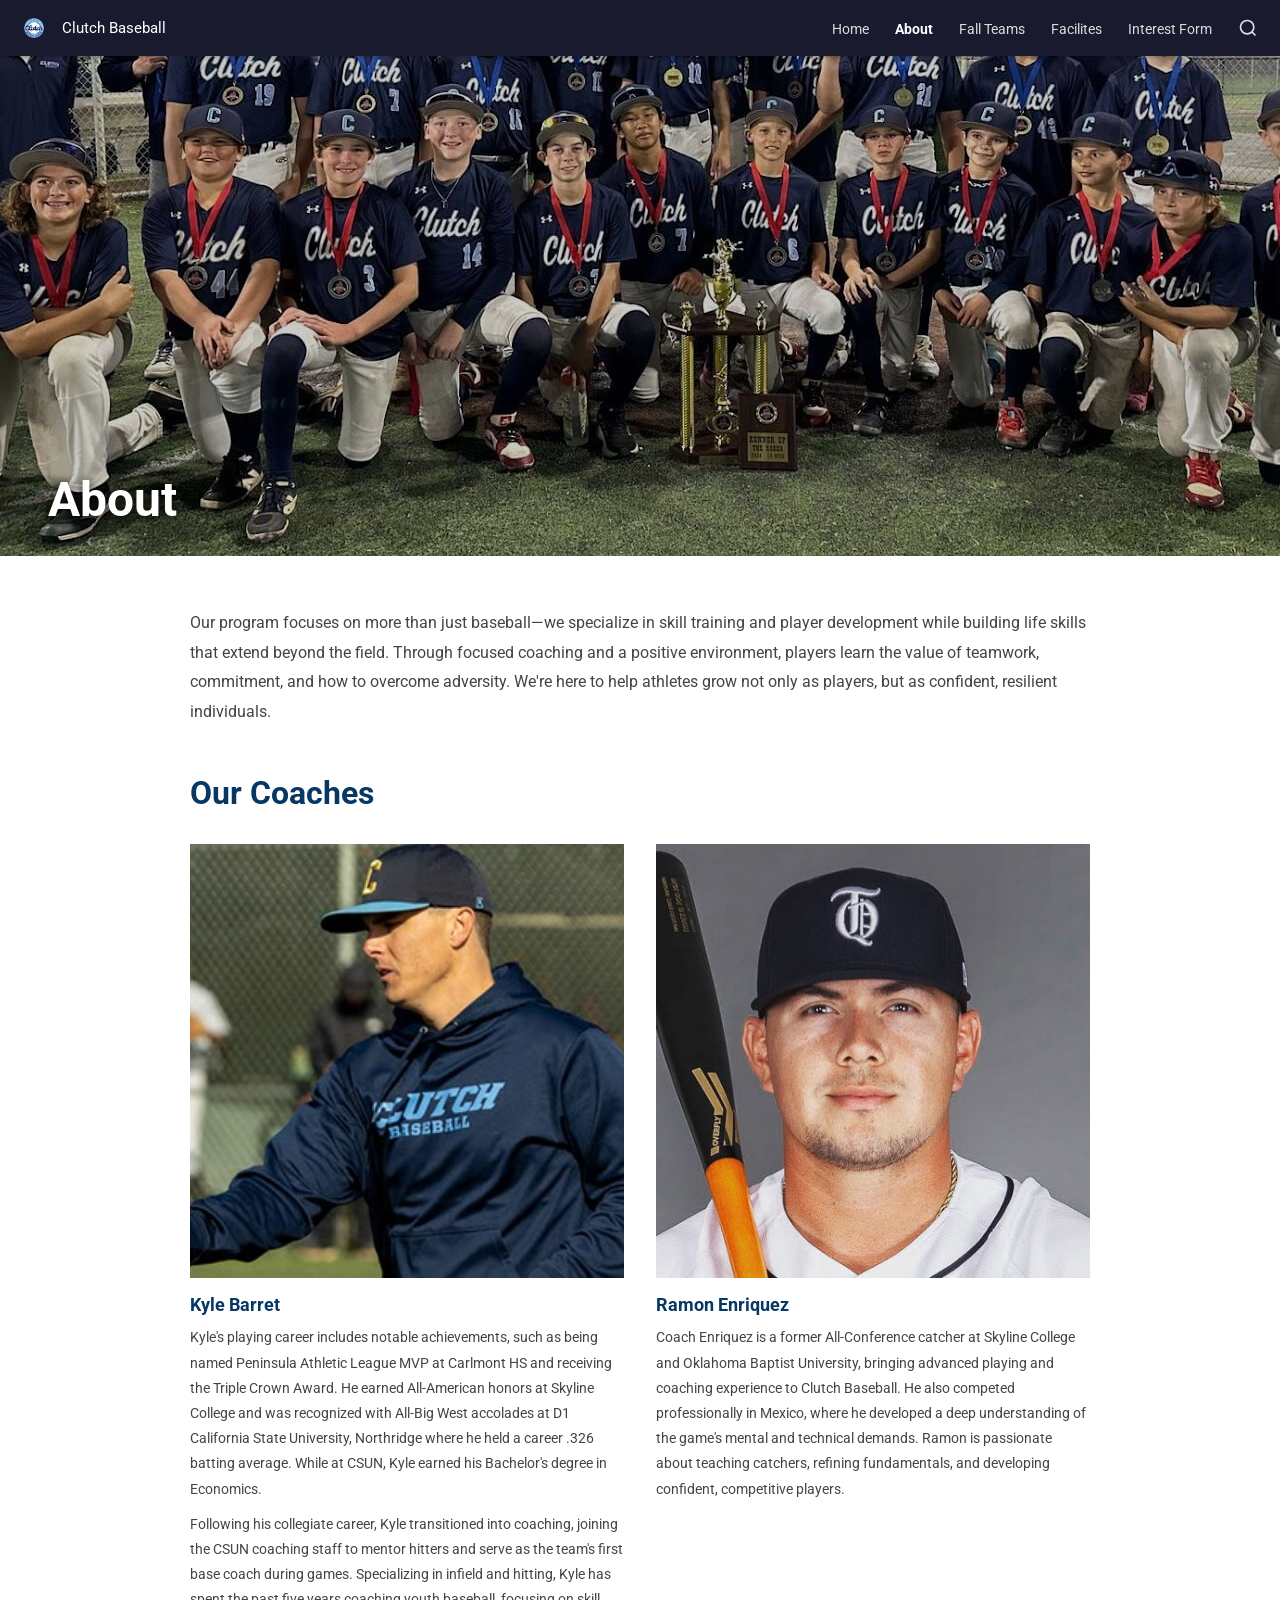
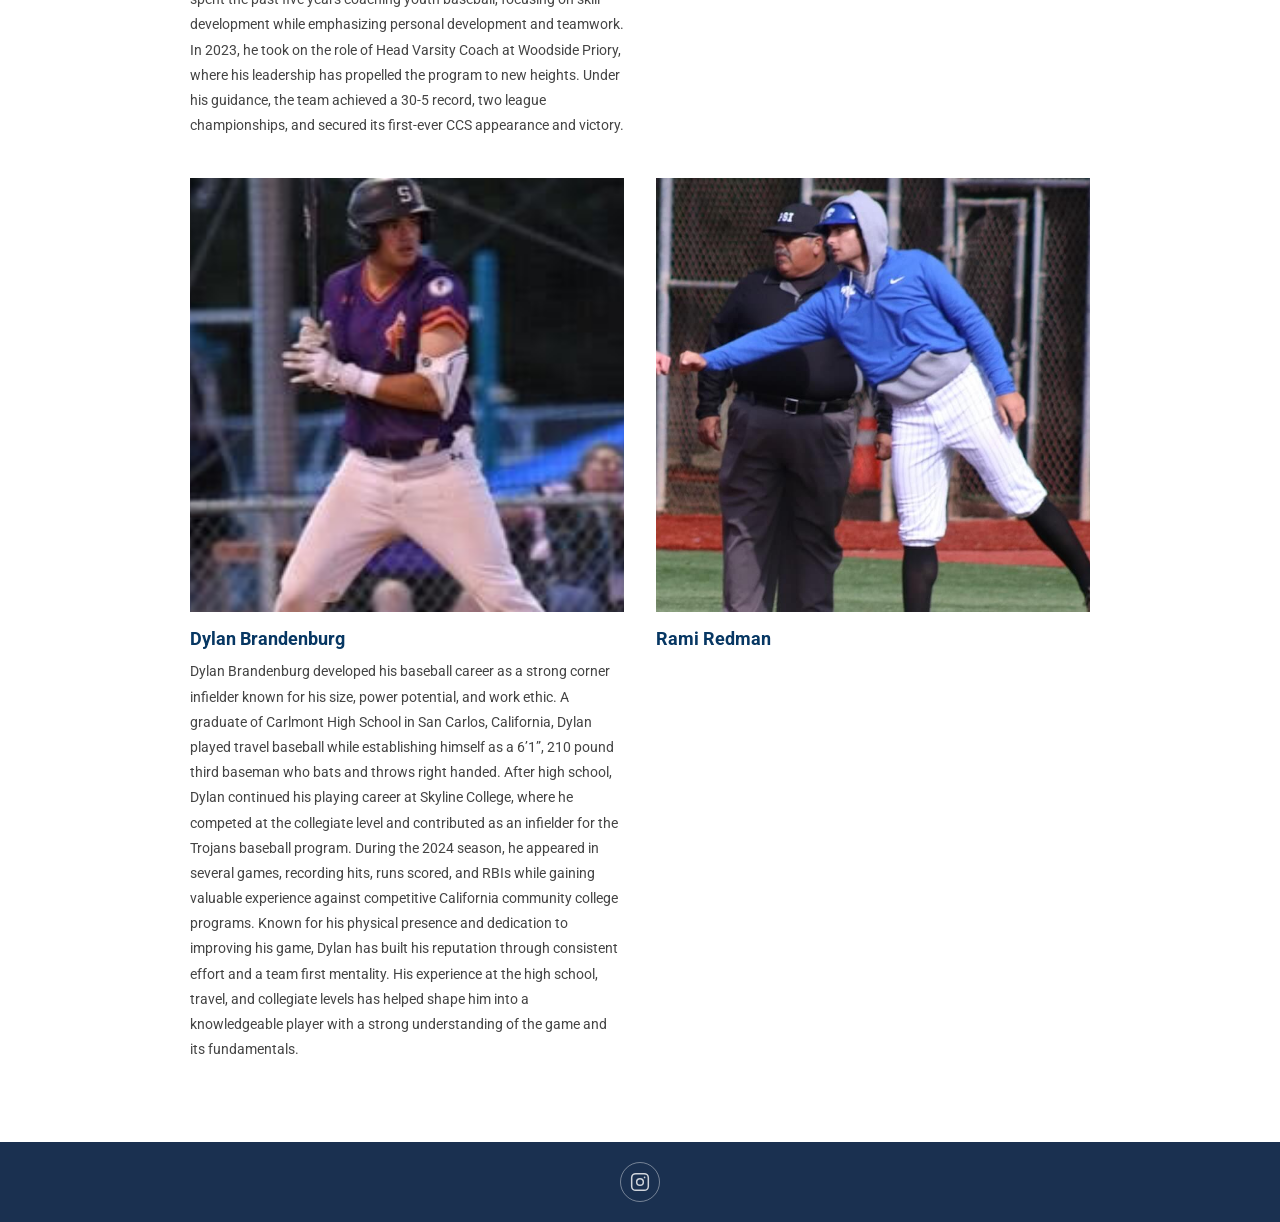
<file: about.html>
<!DOCTYPE html>
<html lang="en">
<head>
    <meta charset="UTF-8">
    <meta name="viewport" content="width=device-width, initial-scale=1.0">
    
    <title>Clutch Baseball | Meet Our Coaches</title>
    <meta name="description" content="Meet the elite coaching staff at Clutch Baseball. Our experienced coaches are dedicated to developing youth baseball players in the Portola Valley and SF Peninsula area.">
    <meta name="keywords" content="baseball coaches, travel baseball team, baseball instructors Portola Valley, Clutch Baseball coaches">
    
    <link rel="icon" type="image/png" href="logo.png">
    <link rel="stylesheet" href="style.css">
</head>
<body>
<header>
    <div class="nav-inner">
        <a class="logo-wrap" href="index.html">
            <img class="logo-img" src="logo.png" alt="Clutch Baseball">
            Clutch Baseball
        </a>
        <button class="menu-toggle" id="menuBtn" aria-label="Menu">
            <span></span><span></span><span></span>
        </button>
        <ul class="nav-links" id="navLinks">
            <li><a href="index.html">Home</a></li>
            <li><a href="about.html" class="active">About</a></li>
            <li><a href="fall-teams.html">Fall Teams</a></li>
            <li><a href="facilities.html">Facilites</a></li>
            <li><a href="interest-form.html">Interest Form</a></li>
        </ul>
        <button class="nav-search" aria-label="Search">
            <svg width="20" height="20" viewBox="0 0 24 24" fill="none" stroke="currentColor" stroke-width="2">
                <circle cx="11" cy="11" r="8"/><line x1="21" y1="21" x2="16.65" y2="16.65"/>
            </svg>
        </button>
    </div>
</header>
<main>
    <div class="page-banner">
        <img src="teamwin.jpg" alt="">
        <div class="page-banner-title">About</div>
    </div>

    <div class="inner-wrap">

        <p class="about-intro">Our program focuses on more than just baseball—we specialize in skill training and player development while building life skills that extend beyond the field. Through focused coaching and a positive environment, players learn the value of teamwork, commitment, and how to overcome adversity. We're here to help athletes grow not only as players, but as confident, resilient individuals.</p>

        <h2 class="section-heading">Our Coaches</h2>

        <div class="coaches-grid">

            <!-- Kyle Barret -->
            <div class="coach-card">
                <div class="coach-photo-wrap">
                    <img src="coachfive.jpg" alt="Kyle Barret">
                </div>
                <div class="coach-name">Kyle Barret</div>
                <div class="coach-bio">
                    <p>Kyle's playing career includes notable achievements, such as being named Peninsula Athletic League MVP at Carlmont HS and receiving the Triple Crown Award. He earned All-American honors at Skyline College and was recognized with All-Big West accolades at D1 California State University, Northridge where he held a career .326 batting average. While at CSUN, Kyle earned his Bachelor's degree in Economics.</p>
                    <p>Following his collegiate career, Kyle transitioned into coaching, joining the CSUN coaching staff to mentor hitters and serve as the team's first base coach during games. Specializing in infield and hitting, Kyle has spent the past five years coaching youth baseball, focusing on skill development while emphasizing personal development and teamwork. In 2023, he took on the role of Head Varsity Coach at Woodside Priory, where his leadership has propelled the program to new heights. Under his guidance, the team achieved a 30-5 record, two league championships, and secured its first-ever CCS appearance and victory.</p>
                </div>
            </div>

            <!-- Ramon Enriquez -->
            <div class="coach-card">
                <div class="coach-photo-wrap">
                    <img src="ramon.jpg" alt="Ramon Enriquez">
                </div>
                <div class="coach-name">Ramon Enriquez</div>
                <div class="coach-bio">
                    <p>Coach Enriquez is a former All-Conference catcher at Skyline College and Oklahoma Baptist University, bringing advanced playing and coaching experience to Clutch Baseball. He also competed professionally in Mexico, where he developed a deep understanding of the game's mental and technical demands. Ramon is passionate about teaching catchers, refining fundamentals, and developing confident, competitive players.</p>
                </div>
            </div>

            <!-- Dylan Brandenburg -->
            <div class="coach-card">
                <div class="coach-photo-wrap">
                    <img src="dylan.jpg" alt="Dylan Brandenburg">
                </div>
                <div class="coach-name">Dylan Brandenburg</div>
                <div class="coach-bio">
                    <p>Dylan Brandenburg developed his baseball career as a strong corner infielder known for his size, power potential, and work ethic. A graduate of Carlmont High School in San Carlos, California, Dylan played travel baseball while establishing himself as a 6’1”, 210 pound third baseman who bats and throws right handed. After high school, Dylan continued his playing career at Skyline College, where he competed at the collegiate level and contributed as an infielder for the Trojans baseball program. During the 2024 season, he appeared in several games, recording hits, runs scored, and RBIs while gaining valuable experience against competitive California community college programs. Known for his physical presence and dedication to improving his game, Dylan has built his reputation through consistent effort and a team first mentality. His experience at the high school, travel, and collegiate levels has helped shape him into a knowledgeable player with a strong understanding of the game and its fundamentals. </p>
                </div>
            </div>

            <!-- Rami Redman -->
            <div class="coach-card">
                <div class="coach-photo-wrap">
                    <img src="ramy.jpg" alt="Ramy Redman">
                </div>
                <div class="coach-name">Rami Redman</div>
                <div class="coach-bio"></div>
            </div>

        </div>
    </div>

    <footer>
        <div class="footer-ig">
            <a href="https://www.instagram.com/clutchbaseballacademy/" target="_blank" rel="noopener noreferrer" aria-label="Instagram">
                <svg width="20" height="20" viewBox="0 0 24 24" fill="none" stroke="currentColor" stroke-width="1.8">
                    <rect x="2" y="2" width="20" height="20" rx="5" ry="5"/>
                    <circle cx="12" cy="12" r="4"/>
                    <circle cx="17.5" cy="6.5" r="1" fill="currentColor" stroke="none"/>
                </svg>
            </a>
        </div>
    </footer>
</main>
<script>
    document.getElementById('menuBtn').addEventListener('click', () => {
        document.getElementById('navLinks').classList.toggle('open');
    });
</script>
</body>
</html>
</file>
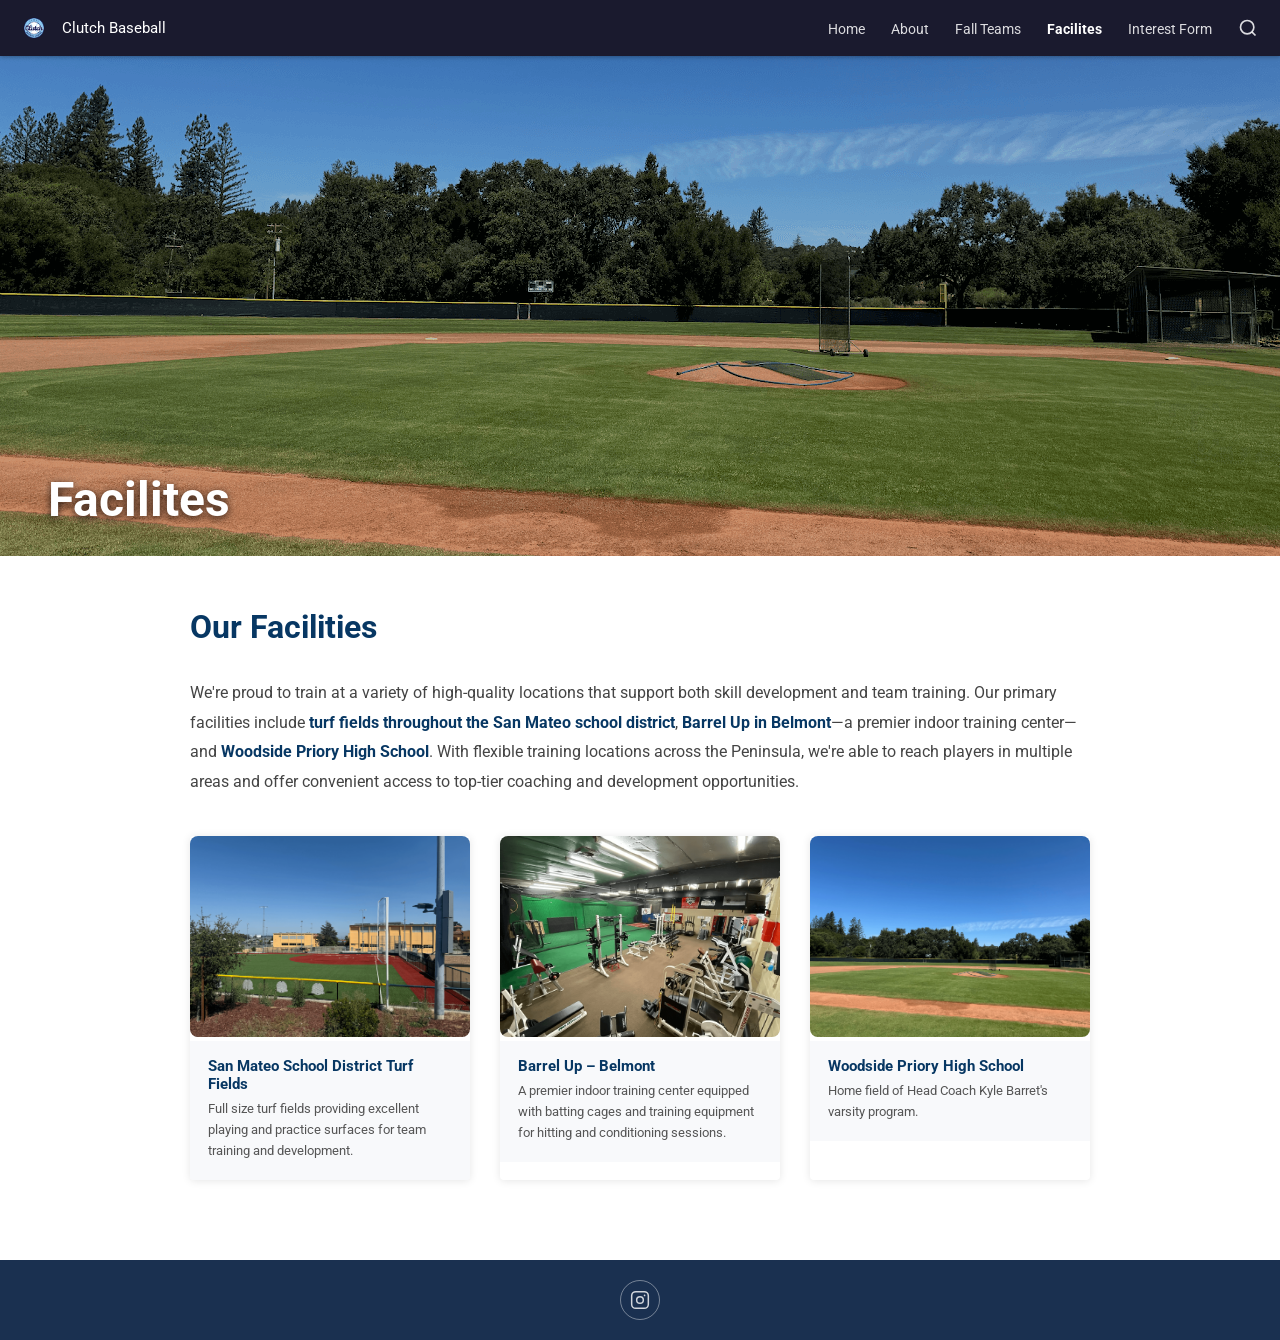
<file: facilities.html>
<!DOCTYPE html>
<html lang="en">
<head>
    <meta charset="UTF-8">
    <meta name="viewport" content="width=device-width, initial-scale=1.0">
    
    <title>Clutch Baseball | Our Facilities at Woodside Priory</title>
    <meta name="description" content="Check out the Clutch Baseball training facilities located at Woodside Priory in Portola Valley, CA. Featuring professional-grade fields and batting cages.">
    <meta name="keywords" content="baseball facilities, batting cages near me, baseball fields Portola Valley, Woodside Priory baseball, Clutch Baseball facilities">
    
    <link rel="icon" type="image/png" href="logo.png">
    <link rel="stylesheet" href="style.css">
</head>
<body>
<header>
    <div class="nav-inner">
        <a class="logo-wrap" href="index.html">
            <img class="logo-img" src="logo.png" alt="Clutch Baseball">
            Clutch Baseball
        </a>
        <button class="menu-toggle" id="menuBtn" aria-label="Menu">
            <span></span><span></span><span></span>
        </button>
        <ul class="nav-links" id="navLinks">
            <li><a href="index.html">Home</a></li>
            <li><a href="about.html">About</a></li>
            <li><a href="fall-teams.html">Fall Teams</a></li>
            <li><a href="facilities.html" class="active">Facilites</a></li>
            <li><a href="interest-form.html">Interest Form</a></li>
        </ul>
        <button class="nav-search" aria-label="Search">
            <svg width="20" height="20" viewBox="0 0 24 24" fill="none" stroke="currentColor" stroke-width="2">
                <circle cx="11" cy="11" r="8"/><line x1="21" y1="21" x2="16.65" y2="16.65"/>
            </svg>
        </button>
    </div>
</header>
<main>
    <div class="page-banner">
        <img src="prioryfeild.png" alt="">
        <div class="page-banner-title">Facilites</div>
    </div>

    <div class="inner-wrap">
        <h2 class="section-heading">Our Facilities</h2>

        <p class="facilities-intro">We're proud to train at a variety of high-quality locations that support both skill development and team training. Our primary facilities include <strong>turf fields throughout the San Mateo school district</strong>, <strong>Barrel Up in Belmont</strong>—a premier indoor training center—and <strong>Woodside Priory High School</strong>. With flexible training locations across the Peninsula, we're able to reach players in multiple areas and offer convenient access to top-tier coaching and development opportunities.</p>

        <div class="facilities-grid">
            <div class="facility-card">
                <img src="turf_feild.png" alt="San Mateo Turf Fields">
                <div class="facility-card-body">
                    <h3>San Mateo School District Turf Fields</h3>
                    <p>Full size turf fields providing excellent playing and practice surfaces for team training and development.</p>
                </div>
            </div>
            <div class="facility-card">
                <img src="weightroom.png" alt="Barrel Up Belmont">
                <div class="facility-card-body">
                    <h3>Barrel Up – Belmont</h3>
                    <p>A premier indoor training center equipped with batting cages and training equipment for hitting and conditioning sessions.</p>
                </div>
            </div>
            <div class="facility-card">
                <img src="prioryfeild.png" alt="Woodside Priory">
                <div class="facility-card-body">
                    <h3>Woodside Priory High School</h3>
                    <p>Home field of Head Coach Kyle Barret's varsity program.</p>
                </div>
            </div>
        </div>
    </div>

    <footer>
        <div class="footer-ig">
            <a href="https://www.instagram.com/clutchbaseballacademy/" target="_blank" rel="noopener noreferrer" aria-label="Instagram">
                <svg width="20" height="20" viewBox="0 0 24 24" fill="none" stroke="currentColor" stroke-width="1.8">
                    <rect x="2" y="2" width="20" height="20" rx="5" ry="5"/>
                    <circle cx="12" cy="12" r="4"/>
                    <circle cx="17.5" cy="6.5" r="1" fill="currentColor" stroke="none"/>
                </svg>
            </a>
        </div>
    </footer>
</main>
<script>
    document.getElementById('menuBtn').addEventListener('click', () => {
        document.getElementById('navLinks').classList.toggle('open');
    });
</script>
</body>
</html>
</file>
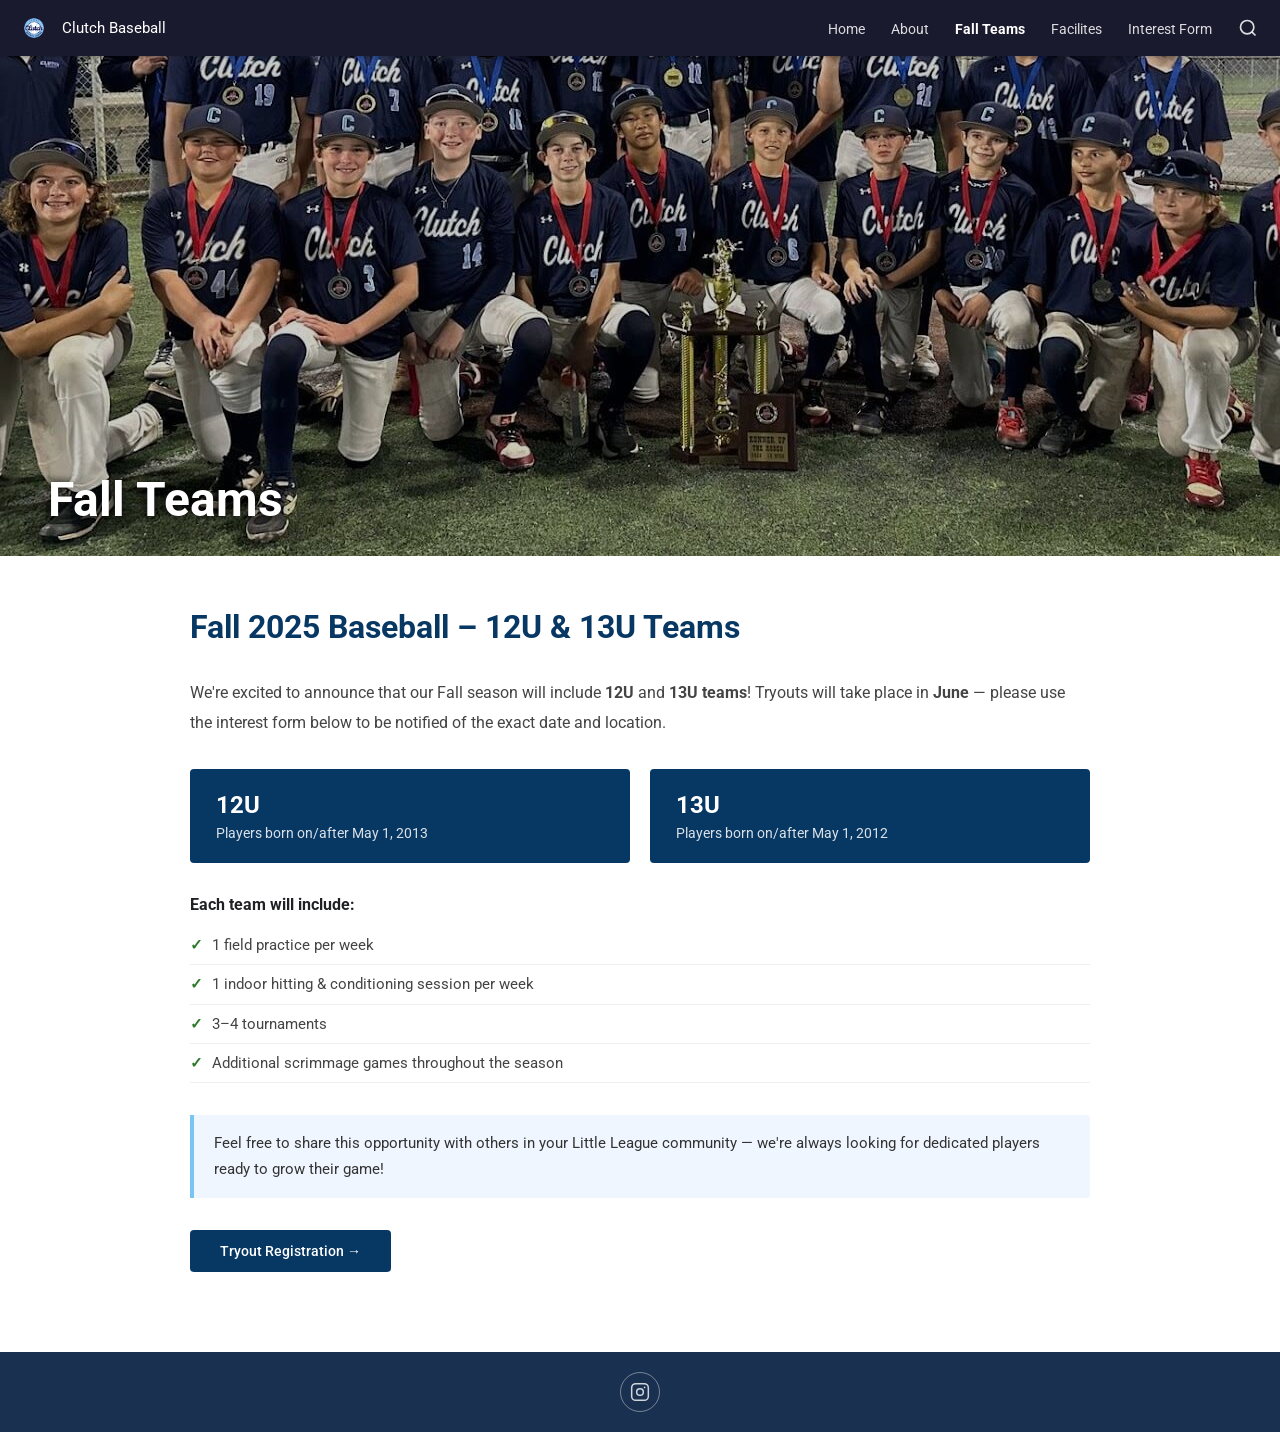
<file: fall-teams.html>
<!DOCTYPE html>
<html lang="en">
<head>
    <link rel="icon" type="image/png" href="logo.png">
    <meta charset="UTF-8">
    <meta name="viewport" content="width=device-width, initial-scale=1.0">
    <title>Fall Teams – Clutch Baseball</title>
    <link rel="stylesheet" href="style.css">
</head>
<body>
<header>
    <div class="nav-inner">
        <a class="logo-wrap" href="index.html">
            <img class="logo-img" src="logo.png" alt="Clutch Baseball">
            Clutch Baseball
        </a>
        <button class="menu-toggle" id="menuBtn" aria-label="Menu">
            <span></span><span></span><span></span>
        </button>
        <ul class="nav-links" id="navLinks">
            <li><a href="index.html">Home</a></li>
            <li><a href="about.html">About</a></li>
            <li><a href="fall-teams.html" class="active">Fall Teams</a></li>
            <li><a href="facilities.html">Facilites</a></li>
            <li><a href="interest-form.html">Interest Form</a></li>
        </ul>
        <button class="nav-search" aria-label="Search">
            <svg width="20" height="20" viewBox="0 0 24 24" fill="none" stroke="currentColor" stroke-width="2">
                <circle cx="11" cy="11" r="8"/><line x1="21" y1="21" x2="16.65" y2="16.65"/>
            </svg>
        </button>
    </div>
</header>
<main>
    <div class="page-banner" style="background:#1a2a1a;">
        <img src="teamwin.jpg" alt="">
        <div class="page-banner-title">Fall Teams</div>
    </div>

    <div class="inner-wrap">
        <h2 class="section-heading">Fall 2025 Baseball – 12U &amp; 13U Teams</h2>

        <p class="fall-intro">We're excited to announce that our Fall season will include <strong>12U</strong> and <strong>13U teams</strong>! Tryouts will take place in <strong>June</strong> — please use the interest form below to be notified of the exact date and location.</p>

        <div class="age-grid">
            <div class="age-card">
                <h3>12U</h3>
                <p>Players born on/after May 1, 2013</p>
            </div>
            <div class="age-card">
                <h3>13U</h3>
                <p>Players born on/after May 1, 2012</p>
            </div>
        </div>

        <p class="includes-label">Each team will include:</p>
        <ul class="includes-list">
            <li>1 field practice per week</li>
            <li>1 indoor hitting &amp; conditioning session per week</li>
            <li>3–4 tournaments</li>
            <li>Additional scrimmage games throughout the season</li>
        </ul>

        <div class="tryout-note">
            Feel free to share this opportunity with others in your Little League community — we're always looking for dedicated players ready to grow their game!
        </div>

        <a class="cta-inline" href="interest-form.html">Tryout Registration →</a>
    </div>

    <footer>
        <div class="footer-ig">
            <a href="https://www.instagram.com/clutchbaseballacademy/" target="_blank" rel="noopener noreferrer" aria-label="Instagram">
                <svg width="20" height="20" viewBox="0 0 24 24" fill="none" stroke="currentColor" stroke-width="1.8">
                    <rect x="2" y="2" width="20" height="20" rx="5" ry="5"/>
                    <circle cx="12" cy="12" r="4"/>
                    <circle cx="17.5" cy="6.5" r="1" fill="currentColor" stroke="none"/>
                </svg>
            </a>
        </div>
    </footer>
</main>
<script>
    document.getElementById('menuBtn').addEventListener('click', () => {
        document.getElementById('navLinks').classList.toggle('open');
    });
</script>
</body>
</html>
</file>
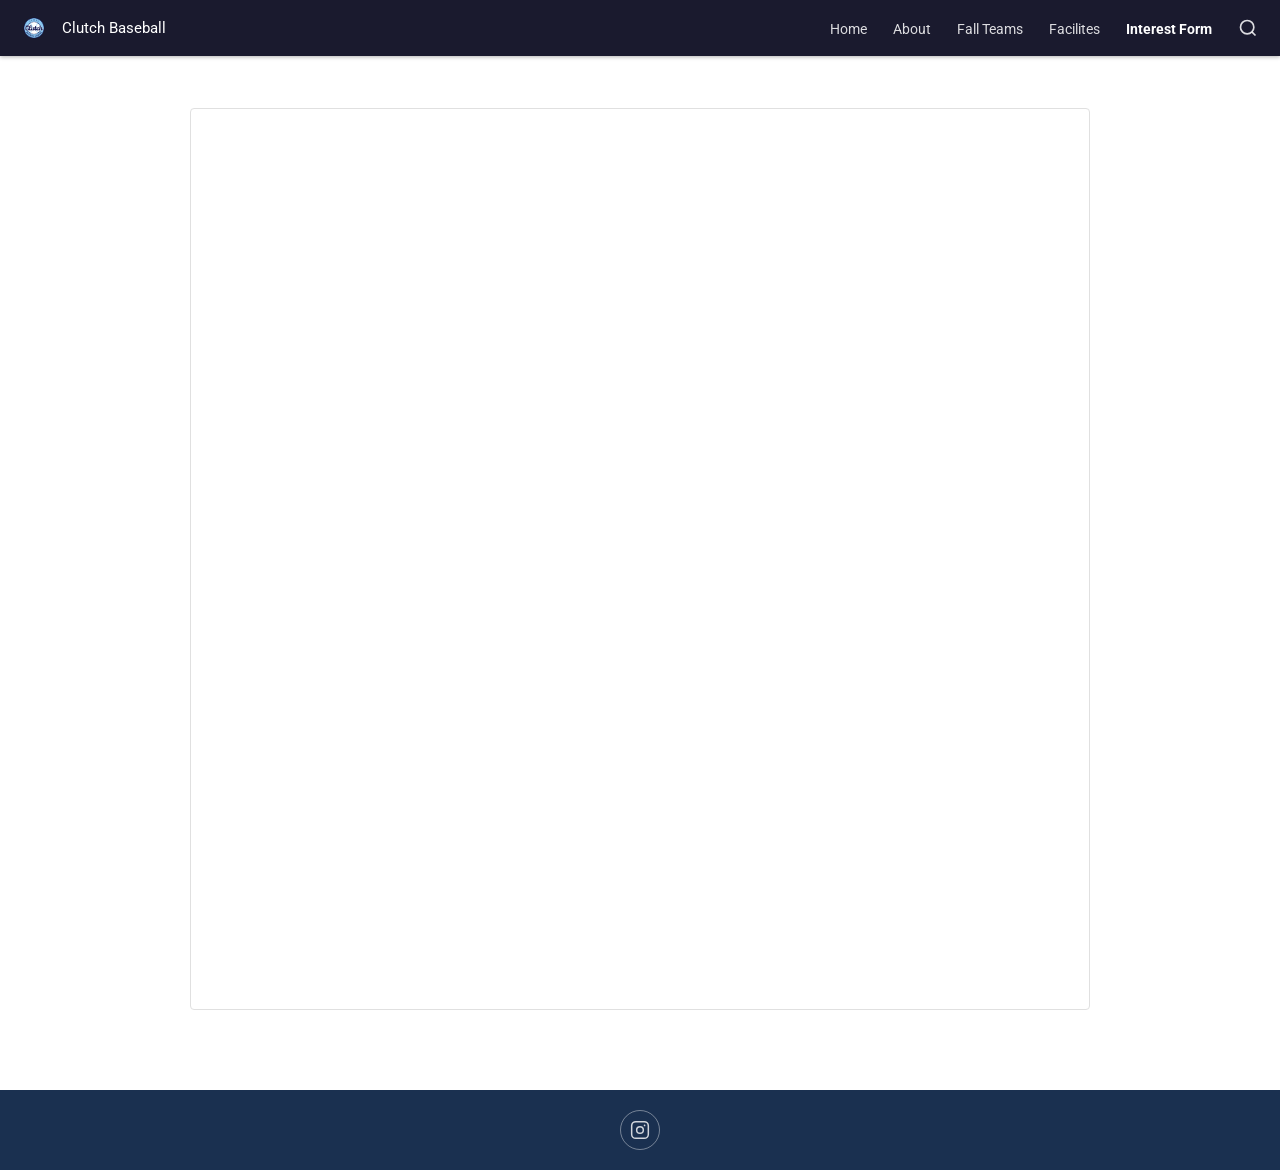
<file: interest-form.html>
<!DOCTYPE html>
<html lang="en">
<head>
    <link rel="icon" type="image/png" href="logo.png">
    <meta charset="UTF-8">
    <meta name="viewport" content="width=device-width, initial-scale=1.0">
    <title>Interest Form – Clutch Baseball</title>
    <link rel="stylesheet" href="style.css">
</head>
<body>
<header>
    <div class="nav-inner">
        <a class="logo-wrap" href="index.html">
            <img class="logo-img" src="logo.png" alt="Clutch Baseball">
            Clutch Baseball
        </a>
        <button class="menu-toggle" id="menuBtn" aria-label="Menu">
            <span></span><span></span><span></span>
        </button>
        <ul class="nav-links" id="navLinks">
            <li><a href="index.html">Home</a></li>
            <li><a href="about.html">About</a></li>
            <li><a href="fall-teams.html">Fall Teams</a></li>
            <li><a href="facilities.html">Facilites</a></li>
            <li><a href="interest-form.html" class="active">Interest Form</a></li>
        </ul>
        <button class="nav-search" aria-label="Search">
            <svg width="20" height="20" viewBox="0 0 24 24" fill="none" stroke="currentColor" stroke-width="2">
                <circle cx="11" cy="11" r="8"/><line x1="21" y1="21" x2="16.65" y2="16.65"/>
            </svg>
        </button>
    </div>
</header>
<main>
    <div class="inner-wrap">
        <div class="form-wrap">
            <iframe
                src="https://docs.google.com/forms/d/e/1FAIpQLScsIs-SPhTVDzo0_dPCSQOk5SHLZUUZHVt1sTEL30go0EepRw/viewform?embedded=true"
                width="100%"
                height="900"
                title="Clutch Baseball Player Interest Form">
                Loading form…
            </iframe>
        </div>
    </div>

    <footer>
        <div class="footer-ig">
            <a href="https://www.instagram.com/clutchbaseballacademy/" target="_blank" rel="noopener noreferrer" aria-label="Instagram">
                <svg width="20" height="20" viewBox="0 0 24 24" fill="none" stroke="currentColor" stroke-width="1.8">
                    <rect x="2" y="2" width="20" height="20" rx="5" ry="5"/>
                    <circle cx="12" cy="12" r="4"/>
                    <circle cx="17.5" cy="6.5" r="1" fill="currentColor" stroke="none"/>
                </svg>
            </a>
        </div>
    </footer>
</main>
<script>
    document.getElementById('menuBtn').addEventListener('click', () => {
        document.getElementById('navLinks').classList.toggle('open');
    });
</script>
</body>
</html>
</file>
<file: style.css>
@import url('https://fonts.googleapis.com/css2?family=Roboto:wght@300;400;500;700&display=swap');

*, *::before, *::after { margin: 0; padding: 0; box-sizing: border-box; }
html { scroll-behavior: smooth; }
body { font-family: 'Roboto', Arial, sans-serif; background: #fff; color: #202124; }

/* HEADER */
header {
    background: #1a1a2e;
    position: fixed;
    top: 0; left: 0; right: 0;
    z-index: 1000;
    height: 56px;
    display: flex;
    align-items: center;
    box-shadow: 0 1px 4px rgba(0,0,0,0.3);
}
.nav-inner { width: 100%; display: flex; align-items: center; padding: 0 16px; gap: 4px; }
.logo-wrap { display: flex; align-items: center; gap: 10px; text-decoration: none; color: #fff; font-size: 15px; font-weight: 400; flex-shrink: 0; }
.logo-img { height: 36px; width: auto; display: block; }
.nav-links { display: flex; align-items: center; gap: 2px; margin-left: auto; list-style: none; }
.nav-links a { color: rgba(255,255,255,0.85); text-decoration: none; font-size: 14px; font-weight: 400; padding: 6px 12px; border-radius: 4px; transition: background 0.15s; white-space: nowrap; }
.nav-links a:hover { background: rgba(255,255,255,0.1); }
.nav-links a.active { font-weight: 700; color: #fff; }
.nav-search { background: none; border: none; color: rgba(255,255,255,0.85); cursor: pointer; padding: 6px; border-radius: 50%; display: flex; align-items: center; transition: background 0.15s; flex-shrink: 0; margin-left: 4px; }
.nav-search:hover { background: rgba(255,255,255,0.1); }
.menu-toggle { display: none; background: none; border: none; cursor: pointer; padding: 6px; margin-left: auto; flex-direction: column; gap: 5px; }
.menu-toggle span { display: block; width: 22px; height: 2px; background: rgba(255,255,255,0.85); border-radius: 2px; transition: all 0.3s; }

main { padding-top: 56px; }

/* HERO */
.hero-banner { width: 100%; height: calc(100vh - 56px); min-height: 500px; position: relative; overflow: hidden; background: #0d1b2a; }
.hero-banner img.hero-bg { width: 100%; height: 100%; object-fit: cover; object-position: center; }
.hero-overlay { position: absolute; inset: 0; display: flex; flex-direction: column; align-items: center; justify-content: center; pointer-events: none; }
.hero-logo { width: min(260px, 35vw); height: auto; filter: drop-shadow(0 2px 16px rgba(0,0,0,0.5)); }
.hero-text { color: #fff; font-size: clamp(18px, 3vw, 32px); font-weight: 700; letter-spacing: 0.2em; margin-top: 16px; text-shadow: 0 2px 10px rgba(0,0,0,0.6); }
.scroll-chevron { position: absolute; bottom: 24px; left: 50%; transform: translateX(-50%); color: rgba(255,255,255,0.8); font-size: 32px; cursor: pointer; pointer-events: all; animation: bounce 2s infinite; text-decoration: none; line-height: 1; }
@keyframes bounce { 0%,100% { transform: translateX(-50%) translateY(0); } 50% { transform: translateX(-50%) translateY(9px); } }

/* WHAT WE OFFER */
.what-we-offer { padding: 60px 40px 48px; text-align: center; background: #fff; }
.what-we-offer h2 { font-size: clamp(26px, 3.5vw, 40px); font-weight: 700; color: #073763; margin-bottom: 40px; }
.offer-grid { display: grid; grid-template-columns: repeat(3,1fr); gap: 24px; max-width: 1100px; margin: 0 auto; }
.offer-card { text-align: center; }
.offer-card img { width: 100%; aspect-ratio: 4/3; object-fit: cover; display: block; }
.offer-card h3 { margin-top: 14px; font-size: 18px; font-weight: 500; color: #202124; }

/* CTA BAND */
.cta-band { width: 100%; min-height: 220px; position: relative; overflow: hidden; display: flex; align-items: center; justify-content: center; background: #1e2e1e; margin-top: 8px; }
.cta-band-bg { position: absolute; inset: 0; width: 100%; height: 100%; object-fit: cover; filter: brightness(0.4); }
.cta-band-content { position: relative; z-index: 1; text-align: center; padding: 48px 24px; width: 100%; }
.cta-band-content p { color: #fff; font-size: clamp(15px, 2vw, 19px); font-weight: 700; margin-bottom: 20px; line-height: 1.5; }
.cta-btn { display: block; width: min(460px, 90%); margin: 0 auto 12px; background: rgba(120,197,241,0.55); color: #fff; font-size: 14px; font-weight: 500; text-align: center; padding: 13px 24px; border-radius: 3px; text-decoration: none; transition: background 0.2s; }
.cta-btn:hover { background: rgba(120,197,241,0.8); }

/* FOOTER */
footer { background: #1a3050; padding: 20px 24px; display: flex; align-items: center; justify-content: center; }
.footer-ig a { display: flex; align-items: center; justify-content: center; width: 40px; height: 40px; border-radius: 50%; border: 1.5px solid rgba(255,255,255,0.4); color: rgba(255,255,255,0.8); text-decoration: none; transition: border-color 0.2s, color 0.2s; }
.footer-ig a:hover { border-color: #fff; color: #fff; }



/* PAGE BANNER */
.inner-wrap { max-width: 980px; margin: 0 auto; padding: 52px 40px 80px; }
.page-banner { 
    width: 100%; 
    height: 500px; /* <--- Here is your 500px height (no !important needed!) */
    position: relative; 
    overflow: hidden; 
    background: #0d1b2a; 
    display: flex; 
    align-items: flex-end; 
}
.page-banner img { 
    position: absolute; 
    inset: 0; 
    width: 100%; 
    height: 100%; /* <--- Here is your resizing rule */
    object-fit: cover; /* <--- Here is your resizing rule */
    object-position: 50% 75%; /* <--- Here is your perfect field positioning! */
    filter: brightness(0.8); 
}
.page-banner-title { 
    position: relative; 
    z-index: 1; 
    padding: 0 48px 28px; 
    color: #fff; 
    font-size: clamp(28px, 4vw, 48px); 
    font-weight: 700; 
    text-shadow: 0 2px 8px rgba(0,0,0,0.8); 
}
/* ABOUT */
.about-intro { font-size: 16px; color: #444; line-height: 1.85; margin-bottom: 48px; }
.section-heading { font-size: clamp(22px, 2.5vw, 32px); font-weight: 700; color: #073763; margin-bottom: 32px; }
.coaches-grid { display: grid; grid-template-columns: 1fr 1fr; gap: 40px 32px; }
.coach-card { display: flex; flex-direction: column; }
.coach-photo-wrap { width: 100%; aspect-ratio: 1/1; overflow: hidden; background: #dde5ee; margin-bottom: 16px; }
.coach-photo-wrap img { width: 100%; height: 100%; object-fit: cover; object-position: top; display: block; }
.coach-name { font-size: 18px; font-weight: 700; color: #073763; margin-bottom: 10px; }
.coach-bio { font-size: 14px; color: #444; line-height: 1.8; }
.coach-bio p + p { margin-top: 10px; }

/* FALL TEAMS */
.fall-intro { font-size: 16px; color: #444; line-height: 1.85; margin-bottom: 32px; }
.age-grid { display: grid; grid-template-columns: 1fr 1fr; gap: 20px; margin-bottom: 32px; }
.age-card { background: #073763; color: #fff; border-radius: 4px; padding: 22px 26px; }
.age-card h3 { font-size: 24px; font-weight: 700; margin-bottom: 6px; }
.age-card p { font-size: 14px; color: rgba(255,255,255,0.85); }
.includes-label { font-size: 16px; font-weight: 700; color: #202124; margin-bottom: 12px; }
.includes-list { list-style: none; margin-bottom: 32px; }
.includes-list li { font-size: 15px; color: #444; line-height: 1.75; padding: 6px 0 6px 22px; position: relative; border-bottom: 1px solid #f0f0f0; }
.includes-list li::before { content: '✓'; position: absolute; left: 0; color: #2a7a2a; font-weight: 700; }
.tryout-note { background: #f0f6ff; border-left: 4px solid #78c5f1; padding: 16px 20px; border-radius: 0 4px 4px 0; font-size: 15px; color: #333; line-height: 1.7; margin-bottom: 32px; }
.cta-inline { display: inline-block; background: #073763; color: #fff; font-size: 14px; font-weight: 500; padding: 13px 30px; border-radius: 4px; text-decoration: none; transition: background 0.2s; }
.cta-inline:hover { background: #0a4a8a; }

/* FACILITIES */
.facilities-intro { font-size: 16px; color: #444; line-height: 1.85; margin-bottom: 40px; }
.facilities-intro strong { color: #073763; }
.facilities-grid {
    display: grid;
    grid-template-columns: repeat(3, 1fr); /* 3 equal columns */
    gap: 30px; /* Space between the cards */
    margin-top: 30px;
}
.facility-card { border-radius: 4px; overflow: hidden; box-shadow: 0 1px 8px rgba(0,0,0,0.1); }
.facility-card img {
    width: 100%;
    height: auto;
    object-fit: cover;
    border-radius: 8px; /* Optional: adds a nice rounded corner */
}

.facility-card-body { padding: 16px 18px 18px; background: #f8f9fb; }
.facility-card-body h3 { font-size: 15px; font-weight: 700; color: #073763; margin-bottom: 6px; }
.facility-card-body p { font-size: 13px; color: #555; line-height: 1.6; }

/* INTEREST FORM */
.form-intro { font-size: 16px; color: #444; line-height: 1.85; margin-bottom: 24px; }
.form-wrap { border: 1px solid #e0e0e0; border-radius: 4px; overflow: hidden; }
.form-wrap iframe { display: block; width: 100%; border: none; }

/* RESPONSIVE */
@media (max-width: 860px) {
    .nav-links { position: fixed; top: 56px; left: -100%; flex-direction: column; background: #1a1a2e; width: 100%; padding: 12px 0; transition: left 0.3s; gap: 0; }
    .nav-links.open { left: 0; }
    .nav-links a { padding: 12px 24px; border-radius: 0; display: block; }
    .menu-toggle { display: flex; }
    .nav-search { display: none; }
}
@media (max-width: 700px) {
    .offer-grid { grid-template-columns: 1fr; max-width: 480px; }
    .what-we-offer { padding: 40px 20px; }
    .age-grid, .coaches-grid, .facilities-grid { grid-template-columns: 1fr; }
    .inner-wrap { padding: 36px 20px 60px; }
    .page-banner-title { padding: 0 24px 20px; }
    .page-banner { height: 200px; }
}
</file>
